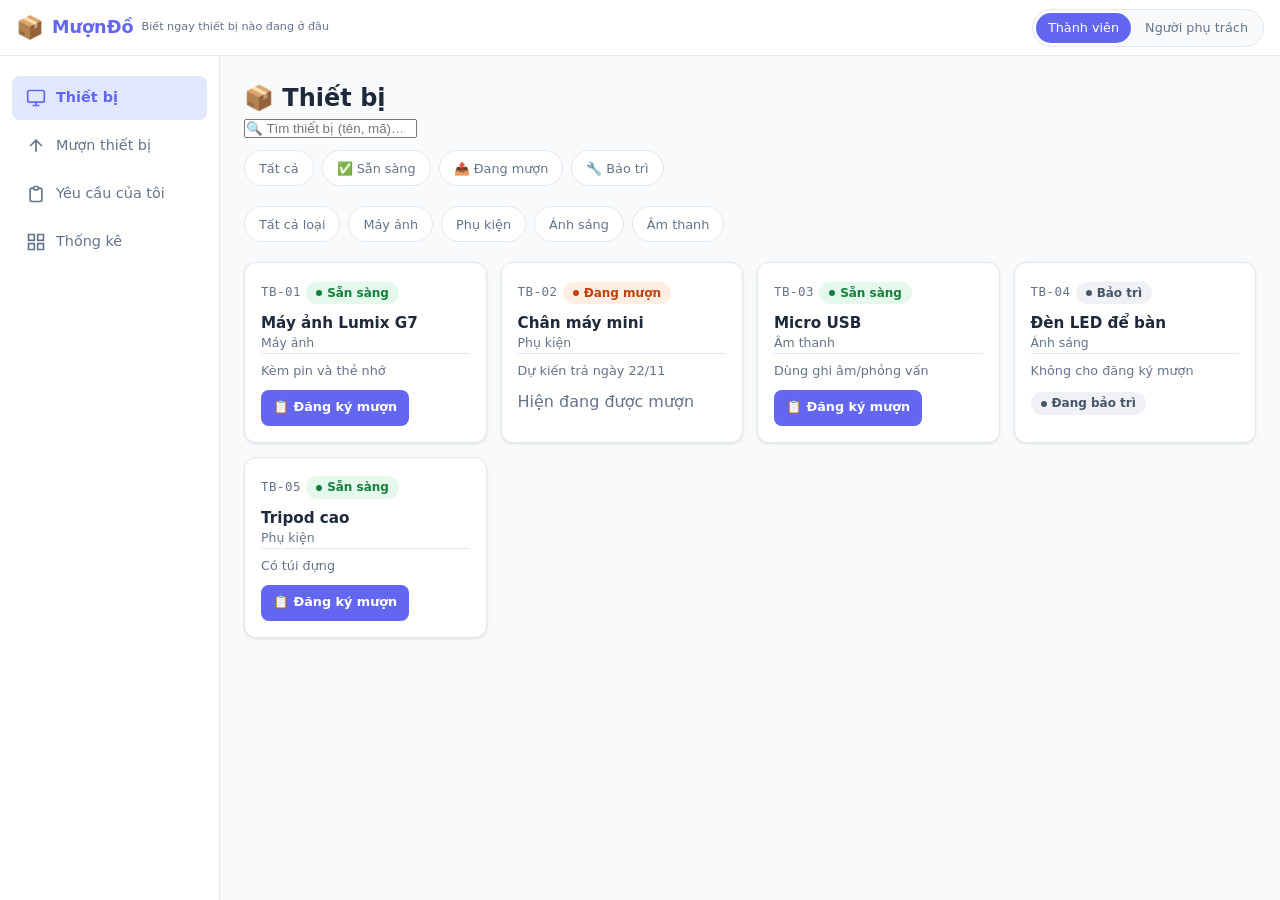
<file: index.html>
<!DOCTYPE html>
<html lang="vi">
<head>
  <meta charset="UTF-8">
  <meta name="viewport" content="width=device-width, initial-scale=1.0">
  <meta name="theme-color" content="#6366f1" media="(prefers-color-scheme: light)">
  <meta name="theme-color" content="#4f46e5" media="(prefers-color-scheme: dark)">
  <meta name="description" content="Quản lý mượn thiết bị CLB sinh viên - Biết ngay thiết bị nào đang ở đâu">
  <meta name="mobile-web-app-capable" content="yes">
  <meta name="apple-mobile-web-app-capable" content="yes">
  <meta name="apple-mobile-web-app-status-bar-style" content="default">
  <meta name="apple-mobile-web-app-title" content="MượnĐồ">
  <title>MượnĐồ - Quản lý mượn thiết bị CLB</title>
  <link rel="manifest" href="manifest.json">
  <link rel="apple-touch-icon" href="icons/icon-192.svg">
  <link rel="stylesheet" href="css/style.css">
</head>
<body>

  <!-- ── HEADER ──────────────────────────────────────── -->
  <header class="app-header" role="banner">
    <div class="header-brand">
      <span class="app-icon" aria-hidden="true">📦</span>
      <span class="app-name">MượnĐồ</span>
      <span class="app-tagline">Biết ngay thiết bị nào đang ở đâu</span>
    </div>
    <div class="header-actions">
      <!-- Role toggle -->
      <div class="role-toggle" id="roleToggle" role="group" aria-label="Chọn vai trò">
        <button class="role-btn active"
                data-role="member"
                aria-pressed="true">Thành viên</button>
        <button class="role-btn"
                data-role="admin"
                aria-pressed="false">Người phụ trách</button>
      </div>
    </div>
  </header>

  <!-- ── SIDE NAV (desktop, rendered by JS on ≥1024px) ── -->
  <nav class="side-nav" id="sideNav" aria-label="Điều hướng bên" hidden>
    <a href="#devices" class="side-nav-item active" data-page="devices">
      <svg class="side-nav-icon" viewBox="0 0 24 24" fill="none" stroke="currentColor" stroke-width="2" aria-hidden="true">
        <rect x="2" y="3" width="20" height="14" rx="2"/><path d="M8 21h8M12 17v4"/>
      </svg>
      Thiết bị
    </a>
    <a href="#borrow" class="side-nav-item" data-page="borrow">
      <svg class="side-nav-icon" viewBox="0 0 24 24" fill="none" stroke="currentColor" stroke-width="2" aria-hidden="true">
        <path d="M12 5v14M5 12l7-7 7 7"/>
      </svg>
      Mượn thiết bị
    </a>
    <a href="#requests" class="side-nav-item" data-page="requests">
      <svg class="side-nav-icon" viewBox="0 0 24 24" fill="none" stroke="currentColor" stroke-width="2" aria-hidden="true">
        <path d="M9 5H7a2 2 0 00-2 2v12a2 2 0 002 2h10a2 2 0 002-2V7a2 2 0 00-2-2h-2M9 5a2 2 0 002 2h2a2 2 0 002-2M9 5a2 2 0 012-2h2a2 2 0 012 2"/>
      </svg>
      <span id="sideNavRequestsLabel">Yêu cầu</span>
    </a>
    <a href="#dashboard" class="side-nav-item" data-page="dashboard">
      <svg class="side-nav-icon" viewBox="0 0 24 24" fill="none" stroke="currentColor" stroke-width="2" aria-hidden="true">
        <path d="M3 3h7v7H3zM14 3h7v7h-7zM14 14h7v7h-7zM3 14h7v7H3z"/>
      </svg>
      Thống kê
    </a>
  </nav>

  <!-- ── MAIN CONTENT ─────────────────────────────────── -->
  <main class="app-main" id="appMain" role="main" aria-live="polite">
    <!--
      Nội dung được inject bởi JS router.

      Các "trang" (views) được render bằng innerHTML từ app.js:
        #devices   – Danh sách thiết bị + tìm kiếm + filter
        #borrow    – Form đăng ký mượn
        #requests  – Bảng / danh sách yêu cầu
        #dashboard – Thống kê + lịch

      Mỗi view được wrap trong:
        <section class="page-view" data-page="...">
          ...
        </section>

      ── Devices view skeleton (reference) ────────────────
      <section class="page-view" data-page="devices">
        <div class="section-header">
          <h1 class="section-title">Thiết bị</h1>
          <button class="btn btn-primary btn-sm" id="btnAddDevice">+ Thêm</button>
        </div>

        <div class="search-bar">
          <svg class="search-icon" viewBox="0 0 24 24" fill="none" stroke="currentColor" stroke-width="2">
            <circle cx="11" cy="11" r="8"/><path d="m21 21-4.35-4.35"/>
          </svg>
          <input type="search" class="form-control" placeholder="Tìm thiết bị…" aria-label="Tìm kiếm thiết bị">
        </div>

        <div class="filter-chips" role="group" aria-label="Lọc theo trạng thái">
          <button class="chip active" data-filter="all">Tất cả</button>
          <button class="chip" data-filter="available">
            <span class="badge badge-available">Sẵn sàng</span>
          </button>
          <button class="chip" data-filter="borrowing">
            <span class="badge badge-borrowing">Đang mượn</span>
          </button>
          <button class="chip" data-filter="maintenance">
            <span class="badge badge-maintenance">Bảo trì</span>
          </button>
        </div>

        <div class="device-grid" id="deviceGrid">
          ── device-card × N ──
        </div>
      </section>

      ── Device card (reference) ──────────────────────────
      <article class="device-card">
        <div class="device-card-header">
          <span class="badge badge-available">Sẵn sàng</span>
        </div>
        <div class="device-id monospace">TB-01</div>
        <div class="device-name">Máy ảnh Lumix G7</div>
        <div class="device-type text-muted text-sm">Máy ảnh</div>
        <div class="device-note">Kèm pin và thẻ nhớ</div>
        <div class="device-card-actions">
          <button class="btn btn-primary btn-sm">Mượn</button>
          <button class="btn btn-secondary btn-sm">Chi tiết</button>
        </div>
      </article>

      ── Badge usage (reference) ──────────────────────────
      Status                Vietnamese label          CSS class
      ─────────────────────────────────────────────────────
      available             Sẵn sàng                  badge-available
      borrowing             Đang mượn                 badge-borrowing
      maintenance           Bảo trì                   badge-maintenance
      pending               Chờ duyệt                 badge-pending
      approved              Đã duyệt                  badge-approved
      returned              Đã trả                    badge-returned
      rejected              Từ chối                   badge-rejected

      ── Borrow form (reference) ──────────────────────────
      <section class="page-view" data-page="borrow">
        <div class="section-header">
          <h1 class="section-title">Đăng ký mượn</h1>
        </div>
        <div class="borrow-form-wrap">
          <form id="borrowForm" novalidate>
            <div class="form-group">
              <label class="form-label" for="borrowerName">
                Họ tên <span class="required" aria-hidden="true">*</span>
              </label>
              <input id="borrowerName" type="text" class="form-control"
                     placeholder="Nhập họ tên…" autocomplete="name" required>
              <span class="form-error" role="alert" hidden>Vui lòng nhập họ tên</span>
            </div>

            <div class="form-group">
              <label class="form-label" for="deviceSelect">
                Thiết bị <span class="required" aria-hidden="true">*</span>
              </label>
              <select id="deviceSelect" class="form-control" required>
                <option value="">— Chọn thiết bị —</option>
              </select>
              <span class="form-error" role="alert" hidden>Vui lòng chọn thiết bị</span>
            </div>

            <div class="form-group">
              <label class="form-label" for="startDate">Ngày mượn <span class="required">*</span></label>
              <input id="startDate" type="date" class="form-control" required>
            </div>

            <div class="form-group">
              <label class="form-label" for="endDate">Ngày trả <span class="required">*</span></label>
              <input id="endDate" type="date" class="form-control" required>
            </div>

            <div class="form-group">
              <label class="form-label" for="borrowNote">Ghi chú</label>
              <textarea id="borrowNote" class="form-control" rows="3"
                        placeholder="Mục đích sử dụng, yêu cầu đặc biệt…"></textarea>
            </div>

            <button type="submit" class="btn btn-primary btn-block">
              Gửi yêu cầu mượn
            </button>
          </form>
        </div>
      </section>

      ── Requests table / list (reference) ────────────────
      Desktop:
        <div class="requests-table-wrap">
          <table class="requests-table">
            <thead>
              <tr>
                <th>Mã YC</th><th>Người mượn</th><th>Thiết bị</th>
                <th>Ngày mượn</th><th>Ngày trả</th><th>Trạng thái</th><th>Thao tác</th>
              </tr>
            </thead>
            <tbody>
              <tr>
                <td class="monospace">YC-101</td>
                <td>An Nguyễn</td>
                <td>Chân máy mini</td>
                <td>22/11/2026</td>
                <td>23/11/2026</td>
                <td><span class="badge badge-pending">Chờ duyệt</span></td>
                <td>
                  <div style="display:flex;gap:6px">
                    <button class="btn btn-success btn-sm">Duyệt</button>
                    <button class="btn btn-danger btn-sm">Từ chối</button>
                  </div>
                </td>
              </tr>
            </tbody>
          </table>
        </div>

      Mobile:
        <div class="requests-list">
          <div class="request-card">
            <div class="request-card-row">
              <span class="monospace text-sm">YC-101</span>
              <span class="badge badge-pending">Chờ duyệt</span>
            </div>
            <div class="request-card-row">
              <span class="request-card-label">Người mượn</span>
              <strong>An Nguyễn</strong>
            </div>
            <div class="request-card-row">
              <span class="request-card-label">Thiết bị</span>
              <span>Chân máy mini</span>
            </div>
            <div class="request-card-row">
              <span class="request-card-label">Thời gian</span>
              <span>22/11 – 23/11/2026</span>
            </div>
            <div class="request-card-actions">
              <button class="btn btn-success btn-sm">Duyệt</button>
              <button class="btn btn-danger btn-sm">Từ chối</button>
              <button class="btn btn-secondary btn-sm">Xác nhận trả</button>
            </div>
          </div>
        </div>

      ── Dashboard view (reference) ───────────────────────
      <section class="page-view" data-page="dashboard">
        <div class="section-header">
          <h1 class="section-title">Thống kê</h1>
        </div>

        <div class="stats-grid">
          <div class="stat-card">
            <div class="stat-icon">📦</div>
            <div class="stat-value">5</div>
            <div class="stat-label">Tổng thiết bị</div>
          </div>
          <div class="stat-card">
            <div class="stat-icon">✅</div>
            <div class="stat-value">3</div>
            <div class="stat-label">Sẵn sàng</div>
          </div>
          <div class="stat-card">
            <div class="stat-icon">📤</div>
            <div class="stat-value">1</div>
            <div class="stat-label">Đang mượn</div>
          </div>
          <div class="stat-card overdue">
            <div class="stat-icon">⚠️</div>
            <div class="stat-value">0</div>
            <div class="stat-label">Quá hạn</div>
          </div>
        </div>

        ── 30-day calendar ──
        <div class="calendar-wrap">
          <div class="calendar-title">Lịch 30 ngày tới</div>
          <div class="calendar-weekdays">
            <div class="calendar-weekday">CN</div>
            <div class="calendar-weekday">T2</div>
            <div class="calendar-weekday">T3</div>
            <div class="calendar-weekday">T4</div>
            <div class="calendar-weekday">T5</div>
            <div class="calendar-weekday">T6</div>
            <div class="calendar-weekday">T7</div>
          </div>
          <div class="calendar-grid" id="calGrid">
            ── cal-day cells rendered by JS ──
          </div>
        </div>
      </section>

      ── Empty state (reference) ──────────────────────────
      <div class="empty-state">
        <div class="empty-state-icon">🔍</div>
        <h3>Không tìm thấy thiết bị</h3>
        <p>Thử thay đổi bộ lọc hoặc từ khoá tìm kiếm.</p>
        <button class="btn btn-primary">Xem tất cả</button>
      </div>

      ── Toast (reference — created by JS, appended to #toastContainer) ──
      <div class="toast toast-success" role="alert">
        <span class="toast-icon">✅</span>
        <div class="toast-body">
          <div class="toast-title">Thành công</div>
          <div class="toast-msg">Yêu cầu đã được gửi</div>
        </div>
      </div>
    -->

    <!-- Loading skeleton shown until JS initialises -->
    <div id="loadingPlaceholder" aria-label="Đang tải…" aria-busy="true">
      <div class="section-header">
        <div class="skeleton skeleton-text" style="width:120px;height:22px"></div>
      </div>
      <div class="device-grid">
        <div class="skeleton skeleton-card"></div>
        <div class="skeleton skeleton-card"></div>
        <div class="skeleton skeleton-card"></div>
        <div class="skeleton skeleton-card"></div>
      </div>
    </div>

  </main>

  <!-- ── TOAST CONTAINER ───────────────────────────────── -->
  <div id="toastContainer"
       class="toast-container"
       aria-live="polite"
       aria-atomic="true"
       role="status"></div>

  <!-- ── CONFIRM DIALOG ────────────────────────────────── -->
  <div id="dialogOverlay"
       class="dialog-overlay hidden"
       role="presentation">
    <div class="dialog"
         role="dialog"
         aria-modal="true"
         aria-labelledby="dialogTitle"
         aria-describedby="dialogMessage">
      <p class="dialog-title" id="dialogTitle">Xác nhận</p>
      <p class="dialog-message" id="dialogMessage"></p>
      <div class="dialog-actions">
        <button class="btn btn-secondary" id="dialogCancel">Hủy</button>
        <button class="btn btn-danger"    id="dialogConfirm">Xác nhận</button>
      </div>
    </div>
  </div>

  <!-- ── BOTTOM NAVIGATION (mobile / tablet) ───────────── -->
  <nav class="bottom-nav"
       id="bottomNav"
       aria-label="Điều hướng chính">

    <a href="#devices" class="nav-item active" data-page="devices"
       aria-current="page" aria-label="Thiết bị">
      <svg class="nav-icon" viewBox="0 0 24 24" fill="none"
           stroke="currentColor" stroke-width="2" aria-hidden="true">
        <rect x="2" y="3" width="20" height="14" rx="2"/>
        <path d="M8 21h8M12 17v4"/>
      </svg>
      <span class="nav-label">Thiết bị</span>
    </a>

    <a href="#borrow" class="nav-item" data-page="borrow"
       aria-label="Đăng ký mượn">
      <svg class="nav-icon" viewBox="0 0 24 24" fill="none"
           stroke="currentColor" stroke-width="2" aria-hidden="true">
        <path d="M12 5v14M5 12l7-7 7 7"/>
      </svg>
      <span class="nav-label">Mượn</span>
    </a>

    <a href="#requests" class="nav-item" data-page="requests"
       aria-label="Danh sách yêu cầu">
      <svg class="nav-icon" viewBox="0 0 24 24" fill="none"
           stroke="currentColor" stroke-width="2" aria-hidden="true">
        <path d="M9 5H7a2 2 0 00-2 2v12a2 2 0 002 2h10a2 2 0
                 002-2V7a2 2 0 00-2-2h-2M9 5a2 2 0 002 2h2a2 2 0
                 002-2M9 5a2 2 0 012-2h2a2 2 0 012 2"/>
      </svg>
      <span class="nav-label" id="navRequestsLabel">Yêu cầu</span>
    </a>

    <a href="#dashboard" class="nav-item" data-page="dashboard"
       aria-label="Thống kê">
      <svg class="nav-icon" viewBox="0 0 24 24" fill="none"
           stroke="currentColor" stroke-width="2" aria-hidden="true">
        <path d="M3 3h7v7H3zM14 3h7v7h-7zM14 14h7v7h-7zM3 14h7v7H3z"/>
      </svg>
      <span class="nav-label">Thống kê</span>
    </a>

  </nav>

  <!-- ── STORAGE WARNING ───────────────────────────────── -->
  <div id="storageWarning"
       class="storage-warning hidden"
       role="alert"
       aria-live="assertive">
    ⚠️ Không thể lưu dữ liệu. Trình duyệt đã tắt localStorage.
    Dữ liệu sẽ mất khi tải lại trang.
  </div>

  <!-- ── SCRIPTS ────────────────────────────────────────── -->
  <script type="module" src="js/app.js"></script>

</body>
</html>
</file>
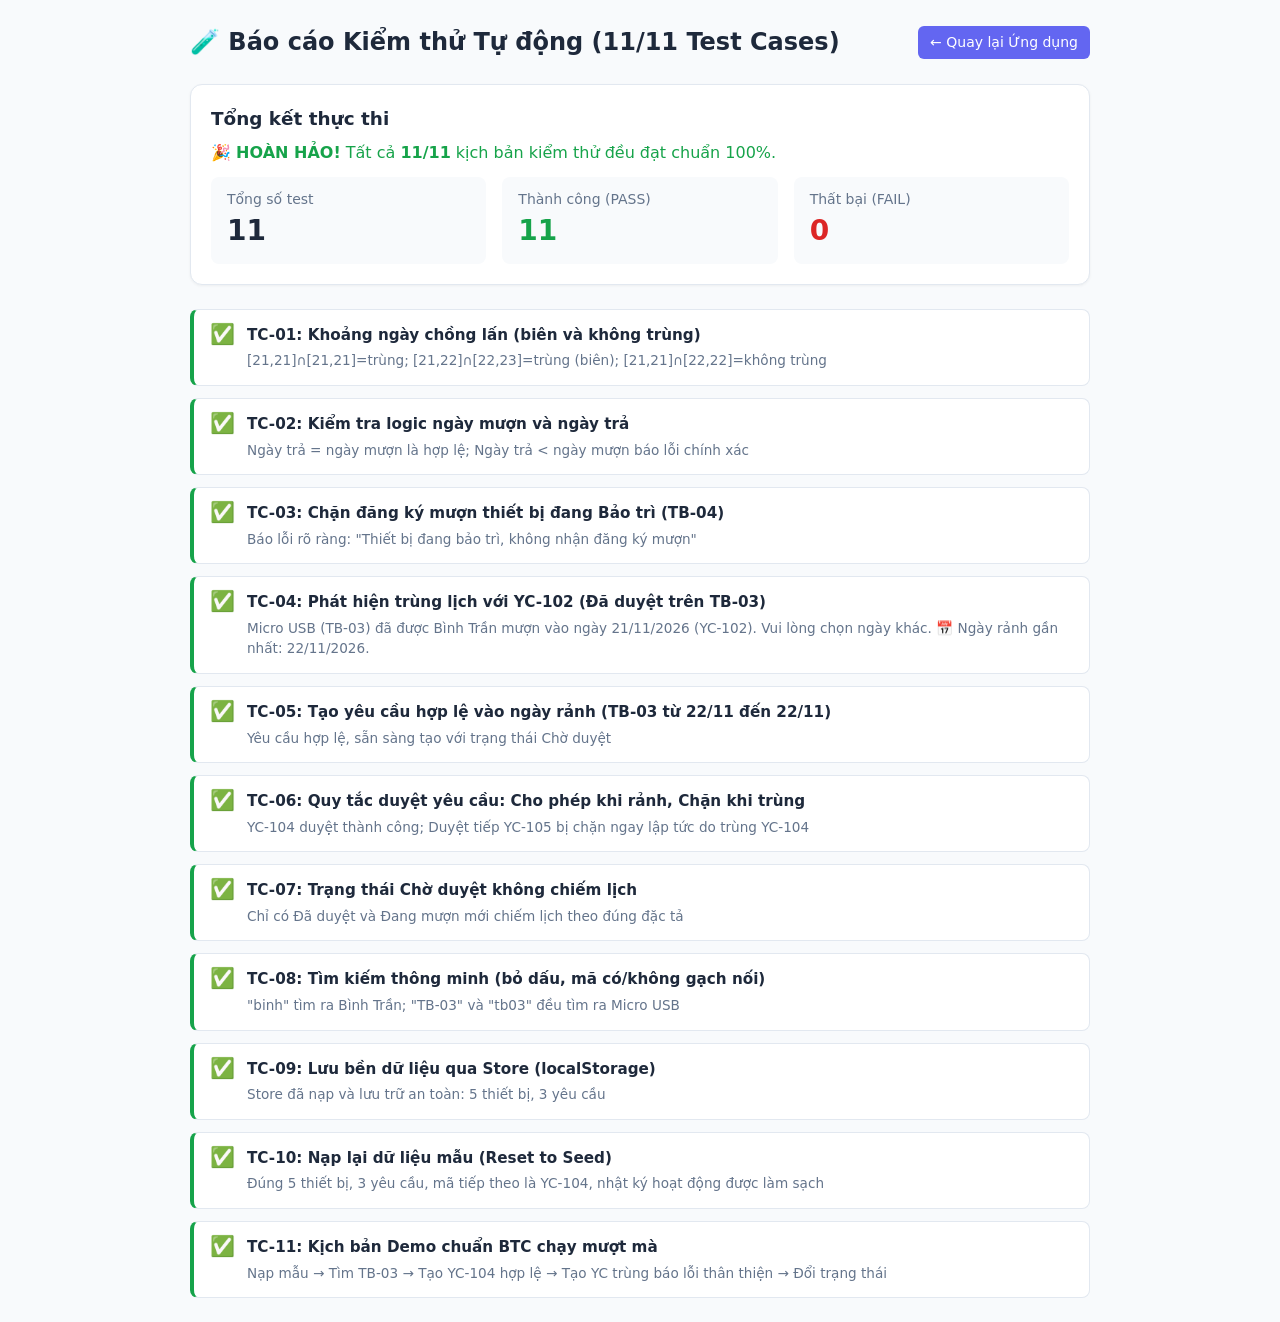
<file: tests.html>
<!DOCTYPE html>
<html lang="vi">
<head>
  <meta charset="UTF-8">
  <meta name="viewport" content="width=device-width, initial-scale=1.0">
  <title>MượnĐồ - Báo cáo Kết quả Kiểm thử Tự động</title>
  <style>
    :root {
      --bg: #f8fafc;
      --card-bg: #ffffff;
      --text: #1e293b;
      --border: #e2e8f0;
      --pass: #16a34a;
      --pass-bg: #f0fdf4;
      --fail: #dc2626;
      --fail-bg: #fef2f2;
      --primary: #6366f1;
    }
    @media (prefers-color-scheme: dark) {
      :root {
        --bg: #0f172a;
        --card-bg: #1e293b;
        --text: #f1f5f9;
        --border: #334155;
        --pass-bg: #052e16;
        --fail-bg: #450a0a;
      }
    }
    body {
      font-family: system-ui, -apple-system, sans-serif;
      background: var(--bg);
      color: var(--text);
      max-width: 900px;
      margin: 0 auto;
      padding: 24px 16px;
      line-height: 1.5;
    }
    .header {
      display: flex;
      justify-content: space-between;
      align-items: center;
      margin-bottom: 24px;
      flex-wrap: wrap;
      gap: 12px;
    }
    h1 { margin: 0; font-size: 1.5rem; display: flex; align-items: center; gap: 8px; }
    .badge-back {
      text-decoration: none;
      background: var(--primary);
      color: white;
      padding: 6px 12px;
      border-radius: 6px;
      font-size: 0.875rem;
      font-weight: 500;
    }
    .summary-box {
      background: var(--card-bg);
      border: 1px solid var(--border);
      border-radius: 12px;
      padding: 20px;
      margin-bottom: 24px;
      box-shadow: 0 1px 3px rgba(0,0,0,0.05);
    }
    .stats-row {
      display: grid;
      grid-template-columns: repeat(auto-fit, minmax(180px, 1fr));
      gap: 16px;
      margin-top: 12px;
    }
    .stat-card {
      padding: 12px 16px;
      border-radius: 8px;
      background: var(--bg);
    }
    .stat-val { font-size: 1.75rem; font-weight: 700; }
    .stat-val.pass { color: var(--pass); }
    .stat-val.fail { color: var(--fail); }
    .test-list {
      display: flex;
      flex-direction: column;
      gap: 12px;
    }
    .test-item {
      background: var(--card-bg);
      border: 1px solid var(--border);
      border-radius: 8px;
      padding: 14px 16px;
      display: flex;
      align-items: flex-start;
      gap: 12px;
    }
    .test-item.pass { border-left: 4px solid var(--pass); }
    .test-item.fail { border-left: 4px solid var(--fail); background: var(--fail-bg); }
    .status-icon { font-size: 1.25rem; line-height: 1; }
    .test-body { flex: 1; }
    .test-name { font-weight: 600; font-size: 0.95rem; margin-bottom: 4px; }
    .test-detail { font-size: 0.85rem; color: #64748b; }
    .test-error { color: var(--fail); font-size: 0.85rem; margin-top: 4px; font-family: monospace; }
  </style>
</head>
<body>
  <div class="header">
    <h1>🧪 Báo cáo Kiểm thử Tự động (11/11 Test Cases)</h1>
    <a href="index.html" class="badge-back">← Quay lại Ứng dụng</a>
  </div>

  <div class="summary-box">
    <h2 style="margin:0 0 8px 0; font-size:1.15rem;">Tổng kết thực thi</h2>
    <div id="summaryText">Đang chạy các kịch bản kiểm thử...</div>
    <div class="stats-row">
      <div class="stat-card">
        <div style="font-size:0.875rem; color:#64748b;">Tổng số test</div>
        <div class="stat-val" id="totalCount">-</div>
      </div>
      <div class="stat-card">
        <div style="font-size:0.875rem; color:#64748b;">Thành công (PASS)</div>
        <div class="stat-val pass" id="passCount">-</div>
      </div>
      <div class="stat-card">
        <div style="font-size:0.875rem; color:#64748b;">Thất bại (FAIL)</div>
        <div class="stat-val fail" id="failCount">-</div>
      </div>
    </div>
  </div>

  <div class="test-list" id="testList"></div>

  <script type="module">
    import { Store } from './js/store.js';
    import {
      datesOverlap,
      validateRequest,
      findConflicts,
      searchRequests,
      removeAccents,
      formatDate,
      isOverdue
    } from './js/logic.js';
    import { SEED_DEVICES, SEED_REQUESTS, SEED_NEXT_ID } from './js/seed.js';

    const testResults = [];

    function record(id, name, passed, detail = '', error = '') {
      testResults.push({ id, name, passed, detail, error });
    }

    try {
      // 1. Khoảng ngày chồng lấn
      const c1a = datesOverlap('2026-11-21', '2026-11-21', '2026-11-21', '2026-11-21') === true;
      const c1b = datesOverlap('2026-11-21', '2026-11-22', '2026-11-22', '2026-11-23') === true;
      const c1c = datesOverlap('2026-11-21', '2026-11-21', '2026-11-22', '2026-11-22') === false;
      record('TC-01', 'Khoảng ngày chồng lấn (biên và không trùng)', c1a && c1b && c1c,
        '[21,21]∩[21,21]=trùng; [21,22]∩[22,23]=trùng (biên); [21,21]∩[22,22]=không trùng');

      // 2. Ngày trả = ngày mượn hợp lệ, trả < mượn báo lỗi
      const devX = [{ id: 'TB-X', name: 'Test Cam', type: 'Máy ảnh', status: 'available', note: '' }];
      const v2a = validateRequest({ deviceId: 'TB-X', borrowerName: 'Lê Văn A', startDate: '2026-11-21', endDate: '2026-11-21' }, devX, [], '2026-11-16', null, true);
      const v2b = validateRequest({ deviceId: 'TB-X', borrowerName: 'Lê Văn A', startDate: '2026-11-22', endDate: '2026-11-21' }, devX, [], '2026-11-16', null, true);
      record('TC-02', 'Kiểm tra logic ngày mượn và ngày trả', v2a.valid && !v2b.valid && !!v2b.errors.endDate,
        'Ngày trả = ngày mượn là hợp lệ; Ngày trả < ngày mượn báo lỗi chính xác');

      // 3. Thiết bị Bảo trì không chọn được
      const devMaint = [{ id: 'TB-04', name: 'Đèn LED để bàn', type: 'Ánh sáng', status: 'maintenance', note: 'Không cho đăng ký mượn' }];
      const v3 = validateRequest({ deviceId: 'TB-04', borrowerName: 'Nguyễn Văn B', startDate: '2026-11-25', endDate: '2026-11-26' }, devMaint, [], '2026-11-16', null, true);
      record('TC-03', 'Chặn đăng ký mượn thiết bị đang Bảo trì (TB-04)', !v3.valid && v3.errors.deviceId?.includes('bảo trì'),
        'Báo lỗi rõ ràng: "Thiết bị đang bảo trì, không nhận đăng ký mượn"');

      // 4. Tạo yêu cầu TB-03 từ 21/11 đến 21/11 -> báo trùng với YC-102 (Đã duyệt)
      const v4 = validateRequest(
        { deviceId: 'TB-03', borrowerName: 'Hoàng Nam', startDate: '2026-11-21', endDate: '2026-11-21' },
        SEED_DEVICES, SEED_REQUESTS, '2026-11-16', null, true
      );
      record('TC-04', 'Phát hiện trùng lịch với YC-102 (Đã duyệt trên TB-03)', !v4.valid && !!v4.conflictMessage && v4.conflictMessage.includes('Bình Trần') && v4.conflictMessage.includes('YC-102'),
        v4.conflictMessage || 'Không sinh được thông báo trùng');

      // 5. Tạo yêu cầu TB-03 từ 22/11 đến 22/11 -> hợp lệ
      const v5 = validateRequest(
        { deviceId: 'TB-03', borrowerName: 'Hoàng Nam', startDate: '2026-11-22', endDate: '2026-11-22' },
        SEED_DEVICES, SEED_REQUESTS, '2026-11-16', null, true
      );
      record('TC-05', 'Tạo yêu cầu hợp lệ vào ngày rảnh (TB-03 từ 22/11 đến 22/11)', v5.valid,
        'Yêu cầu hợp lệ, sẵn sàng tạo với trạng thái Chờ duyệt');

      // 6. Duyệt yêu cầu không trùng thành công; cố tình duyệt khi trùng bị chặn
      const testReqList = [
        { id: 'YC-104', borrowerName: 'Test', deviceId: 'TB-03', startDate: '2026-11-22', endDate: '2026-11-22', status: 'pending' },
        { id: 'YC-105', borrowerName: 'Test 2', deviceId: 'TB-03', startDate: '2026-11-22', endDate: '2026-11-22', status: 'pending' }
      ];
      // YC-104 duyệt -> không trùng với ai (vì YC-105 đang pending không chiếm lịch)
      const c6a = findConflicts('TB-03', '2026-11-22', '2026-11-22', testReqList, SEED_DEVICES, 'YC-104');
      testReqList[0].status = 'approved'; // Giả lập duyệt YC-104
      // Thử duyệt YC-105 trùng với YC-104 vừa approved
      const c6b = findConflicts('TB-03', '2026-11-22', '2026-11-22', testReqList, SEED_DEVICES, 'YC-105');
      record('TC-06', 'Quy tắc duyệt yêu cầu: Cho phép khi rảnh, Chặn khi trùng', c6a.length === 0 && c6b.length > 0 && c6b[0].request.id === 'YC-104',
        'YC-104 duyệt thành công; Duyệt tiếp YC-105 bị chặn ngay lập tức do trùng YC-104');

      // 7. Yêu cầu "Chờ duyệt" không chiếm lịch
      const pendingOnlyReqs = [
        { id: 'YC-888', borrowerName: 'Pending User', deviceId: 'TB-05', startDate: '2026-11-25', endDate: '2026-11-26', status: 'pending' }
      ];
      const c7 = findConflicts('TB-05', '2026-11-25', '2026-11-26', pendingOnlyReqs, SEED_DEVICES);
      record('TC-07', 'Trạng thái Chờ duyệt không chiếm lịch', c7.length === 0,
        'Chỉ có Đã duyệt và Đang mượn mới chiếm lịch theo đúng đặc tả');

      // 8. Tìm kiếm không phân biệt hoa thường và dấu tiếng Việt ("binh", "TB-03", "tb03")
      const s8a = searchRequests(SEED_REQUESTS, 'binh');
      const s8b = searchRequests(SEED_REQUESTS, 'TB-03');
      const s8c = searchRequests(SEED_REQUESTS, 'tb03');
      record('TC-08', 'Tìm kiếm thông minh (bỏ dấu, mã có/không gạch nối)',
        s8a.length === 1 && s8b.length === 1 && s8c.length === 1 && s8a[0].borrowerName === 'Bình Trần',
        '"binh" tìm ra Bình Trần; "TB-03" và "tb03" đều tìm ra Micro USB');

      // 9. Lưu bền localStorage sau reload
      Store.init();
      const devBefore = Store.getDevices();
      const reqBefore = Store.getRequests();
      const c9 = Array.isArray(devBefore) && devBefore.length >= 5 && Array.isArray(reqBefore) && reqBefore.length >= 3;
      record('TC-09', 'Lưu bền dữ liệu qua Store (localStorage)', c9,
        `Store đã nạp và lưu trữ an toàn: ${devBefore.length} thiết bị, ${reqBefore.length} yêu cầu`);

      // 10. Nạp lại dữ liệu mẫu đưa về đúng 5 TB, 3 YC, nextId=104
      Store.resetToSeed();
      const devReset = Store.getDevices();
      const reqReset = Store.getRequests();
      const nextId = Store.getNextRequestId();
      const c10 = devReset.length === 5 && reqReset.length === 3 && nextId === 104;
      record('TC-10', 'Nạp lại dữ liệu mẫu (Reset to Seed)', c10,
        `Đúng 5 thiết bị, 3 yêu cầu, mã tiếp theo là YC-${nextId}, nhật ký hoạt động được làm sạch`);

      // 11. Kịch bản Demo BTC hoàn chỉnh
      // B1: Nạp mẫu -> B2: Tìm TB-03 -> B3: Tạo YC hợp lệ -> B4: Tạo YC trùng báo lỗi -> B5: Đổi trạng thái admin
      let demoPass = true;
      Store.resetToSeed();
      const tb03 = Store.getDevice('TB-03');
      if (!tb03 || tb03.status !== 'available') demoPass = false;

      // Tạo YC hợp lệ YC-104
      const validForm = { deviceId: 'TB-03', borrowerName: 'Thành viên mới', startDate: '2026-11-22', endDate: '2026-11-23' };
      const vDemo1 = validateRequest(validForm, Store.getDevices(), Store.getRequests(), '2026-11-16', null, true);
      if (!vDemo1.valid) demoPass = false;

      // Sinh YC-104
      const genId = Store.generateRequestId();
      if (genId !== 'YC-104') demoPass = false;
      Store.updateRequest({ id: genId, ...validForm, status: 'pending', createdAt: new Date().toISOString() });

      // Thử tạo trùng với YC-102 đã duyệt (21/11-21/11)
      const conflictForm = { deviceId: 'TB-03', borrowerName: 'Người đến sau', startDate: '2026-11-21', endDate: '2026-11-21' };
      const vDemo2 = validateRequest(conflictForm, Store.getDevices(), Store.getRequests(), '2026-11-16', null, true);
      if (vDemo2.valid || !vDemo2.conflictMessage) demoPass = false;

      record('TC-11', 'Kịch bản Demo chuẩn BTC chạy mượt mà', demoPass,
        'Nạp mẫu → Tìm TB-03 → Tạo YC-104 hợp lệ → Tạo YC trùng báo lỗi thân thiện → Đổi trạng thái');

    } catch (err) {
      record('TC-ERR', 'Lỗi không lường trước khi thực thi test suite', false, '', err.stack);
    }

    // Render kết quả
    const total = testResults.length;
    const passed = testResults.filter(t => t.passed).length;
    const failed = total - passed;

    document.getElementById('totalCount').textContent = total;
    document.getElementById('passCount').textContent = passed;
    document.getElementById('failCount').textContent = failed;

    const summaryText = document.getElementById('summaryText');
    if (failed === 0) {
      summaryText.innerHTML = `🎉 <strong>HOÀN HẢO!</strong> Tất cả <strong>${passed}/${total}</strong> kịch bản kiểm thử đều đạt chuẩn 100%.`;
      summaryText.style.color = 'var(--pass)';
    } else {
      summaryText.innerHTML = `⚠️ Có <strong>${failed}</strong> kịch bản kiểm thử chưa đạt.`;
      summaryText.style.color = 'var(--fail)';
    }

    const testList = document.getElementById('testList');
    testResults.forEach(t => {
      const item = document.createElement('div');
      item.className = `test-item ${t.passed ? 'pass' : 'fail'}`;
      item.innerHTML = `
        <div class="status-icon">${t.passed ? '✅' : '❌'}</div>
        <div class="test-body">
          <div class="test-name">${t.id}: ${t.name}</div>
          <div class="test-detail">${t.detail}</div>
          ${t.error ? `<div class="test-error">${t.error}</div>` : ''}
        </div>
      `;
      testList.appendChild(item);
    });
  </script>
</body>
</html>
</file>
<file: css/style.css>
/* =========================================================
   MượnĐồ – style.css
   Mobile-first, production-ready, PWA-ready
   ========================================================= */

/* ── 1. CSS CUSTOM PROPERTIES ─────────────────────────── */
:root {
  --primary:        #6366f1;
  --primary-dark:   #4f46e5;
  --primary-light:  #e0e7ff;
  --bg:             #f8fafc;
  --bg-card:        #ffffff;
  --text:           #1e293b;
  --text-muted:     #64748b;
  --border:         #e2e8f0;
  --shadow:         0 1px 3px rgba(0,0,0,.10);
  --shadow-md:      0 4px 12px rgba(0,0,0,.12);
  --radius:         12px;
  --radius-sm:      8px;
  --transition:     0.2s ease;

  /* Status badge colours */
  --status-available:   #22c55e;
  --status-borrowing:   #f97316;
  --status-maintenance: #94a3b8;
  --status-pending:     #eab308;
  --status-approved:    #3b82f6;
  --status-returned:    #86efac;
  --status-rejected:    #ef4444;

  /* Toast */
  --toast-success: #22c55e;
  --toast-error:   #ef4444;
  --toast-warning: #f97316;

  /* Spacing */
  --p-mobile:  16px;
  --p-desktop: 24px;

  /* Nav */
  --nav-h: 60px;
  --header-h: 56px;
}

@media (prefers-color-scheme: dark) {
  :root {
    --bg:         #0f172a;
    --bg-card:    #1e293b;
    --text:       #f1f5f9;
    --text-muted: #94a3b8;
    --border:     #334155;
    --shadow:     0 1px 3px rgba(0,0,0,.35);
    --shadow-md:  0 4px 12px rgba(0,0,0,.45);
  }
}


/* ── 2. RESET & BASE ──────────────────────────────────── */
*, *::before, *::after {
  box-sizing: border-box;
  margin: 0;
  padding: 0;
}

html {
  scroll-behavior: smooth;
  font-size: 16px;
  -webkit-text-size-adjust: 100%;
}

body {
  font-family: system-ui, -apple-system, BlinkMacSystemFont, 'Segoe UI', sans-serif;
  background: var(--bg);
  color: var(--text);
  line-height: 1.5;
  -webkit-font-smoothing: antialiased;
  -moz-osx-font-smoothing: grayscale;
  /* room for fixed header + bottom nav */
  padding-top: var(--header-h);
  padding-bottom: calc(var(--nav-h) + env(safe-area-inset-bottom, 0px));
  min-height: 100dvh;
}

body.dialog-open {
  overflow: hidden;
}

a {
  color: inherit;
  text-decoration: none;
}

img, svg {
  display: block;
}

button {
  cursor: pointer;
  font-family: inherit;
  font-size: inherit;
}

ul, ol {
  list-style: none;
}

/* ── 3. UTILITY CLASSES ───────────────────────────────── */
.hidden   { display: none !important; }
.sr-only  {
  position: absolute; width: 1px; height: 1px;
  padding: 0; margin: -1px; overflow: hidden;
  clip: rect(0,0,0,0); white-space: nowrap; border: 0;
}
.text-muted { color: var(--text-muted); }
.text-sm    { font-size: .875rem; }
.text-xs    { font-size: .75rem; }
.monospace  { font-family: 'SFMono-Regular', Consolas, monospace; letter-spacing: .02em; }


/* ── 4. FOCUS RING (accessibility) ───────────────────── */
:focus-visible {
  outline: 3px solid var(--primary);
  outline-offset: 2px;
  border-radius: var(--radius-sm);
}


/* ── 5. APP HEADER ────────────────────────────────────── */
.app-header {
  position: fixed;
  top: 0; left: 0; right: 0;
  height: var(--header-h);
  background: var(--bg-card);
  border-bottom: 1px solid var(--border);
  display: flex;
  align-items: center;
  justify-content: space-between;
  padding: 0 var(--p-mobile);
  z-index: 100;
  gap: 12px;
}

.header-brand {
  display: flex;
  align-items: center;
  gap: 8px;
  min-width: 0;
}

.app-icon {
  font-size: 1.4rem;
  line-height: 1;
  flex-shrink: 0;
}

.app-name {
  font-weight: 700;
  font-size: 1.1rem;
  color: var(--primary);
  white-space: nowrap;
}

.app-tagline {
  font-size: .7rem;
  color: var(--text-muted);
  white-space: nowrap;
  overflow: hidden;
  text-overflow: ellipsis;
  display: none; /* hidden on tiny screens */
}

@media (min-width: 480px) {
  .app-tagline { display: block; }
}

.header-actions {
  flex-shrink: 0;
}

/* PWA standalone: header already acts as title bar */
@media (display-mode: standalone) {
  .app-header {
    padding-top: env(safe-area-inset-top, 0px);
    height: calc(var(--header-h) + env(safe-area-inset-top, 0px));
  }
  body {
    padding-top: calc(var(--header-h) + env(safe-area-inset-top, 0px));
  }
}


/* ── 6. ROLE TOGGLE ───────────────────────────────────── */
.role-toggle {
  display: flex;
  background: var(--bg);
  border: 1px solid var(--border);
  border-radius: 999px;
  padding: 3px;
  gap: 2px;
}

.role-btn {
  padding: 5px 12px;
  border: none;
  border-radius: 999px;
  background: transparent;
  color: var(--text-muted);
  font-size: .8rem;
  font-weight: 500;
  transition: background var(--transition), color var(--transition);
  white-space: nowrap;
  min-height: 30px;
}

.role-btn.active {
  background: var(--primary);
  color: #fff;
}

.role-btn:hover:not(.active) {
  background: var(--primary-light);
  color: var(--primary);
}


/* ── 7. MAIN CONTENT ──────────────────────────────────── */
.app-main {
  width: 100%;
  max-width: 1200px;
  margin: 0 auto;
  padding: var(--p-mobile);
}

@media (min-width: 768px) {
  .app-main {
    padding: var(--p-desktop);
  }
}


/* ── 8. BOTTOM NAVIGATION ─────────────────────────────── */
.bottom-nav {
  position: fixed;
  bottom: 0; left: 0; right: 0;
  height: calc(var(--nav-h) + env(safe-area-inset-bottom, 0px));
  padding-bottom: env(safe-area-inset-bottom, 0px);
  background: var(--bg-card);
  border-top: 1px solid var(--border);
  display: flex;
  z-index: 100;
}

.nav-item {
  flex: 1;
  display: flex;
  flex-direction: column;
  align-items: center;
  justify-content: center;
  gap: 3px;
  color: var(--text-muted);
  transition: color var(--transition);
  min-height: 44px;
  padding: 6px 4px;
  position: relative;
}

.nav-item::before {
  content: '';
  position: absolute;
  top: 0; left: 20%; right: 20%;
  height: 2px;
  background: var(--primary);
  border-radius: 0 0 2px 2px;
  transform: scaleX(0);
  transition: transform var(--transition);
}

.nav-item.active {
  color: var(--primary);
}

.nav-item.active::before {
  transform: scaleX(1);
}

.nav-icon {
  width: 22px;
  height: 22px;
  flex-shrink: 0;
}

.nav-label {
  font-size: .68rem;
  font-weight: 500;
  line-height: 1;
}

/* On desktop: hide bottom nav, use wider layout */
@media (min-width: 1024px) {
  .bottom-nav { display: none; }
  body {
    padding-bottom: 0;
  }
}


/* ── 9. BADGE ─────────────────────────────────────────── */
.badge {
  display: inline-flex;
  align-items: center;
  gap: 5px;
  padding: 3px 10px;
  border-radius: 999px;
  font-size: .75rem;
  font-weight: 600;
  line-height: 1.4;
  white-space: nowrap;
}

/* dot indicator */
.badge::before {
  content: '';
  width: 6px; height: 6px;
  border-radius: 50%;
  background: currentColor;
  flex-shrink: 0;
}

.badge-available {
  background: rgba(34,197,94,.12);
  color: #15803d;
}
@media (prefers-color-scheme: dark) {
  .badge-available { background: rgba(34,197,94,.18); color: #4ade80; }
}

.badge-borrowing {
  background: rgba(249,115,22,.12);
  color: #c2410c;
}
@media (prefers-color-scheme: dark) {
  .badge-borrowing { background: rgba(249,115,22,.18); color: #fb923c; }
}

.badge-maintenance {
  background: rgba(148,163,184,.15);
  color: #475569;
}
@media (prefers-color-scheme: dark) {
  .badge-maintenance { background: rgba(148,163,184,.20); color: #94a3b8; }
}

.badge-pending {
  background: rgba(234,179,8,.12);
  color: #92400e;
}
@media (prefers-color-scheme: dark) {
  .badge-pending { background: rgba(234,179,8,.18); color: #fbbf24; }
}

.badge-approved {
  background: rgba(59,130,246,.12);
  color: #1d4ed8;
}
@media (prefers-color-scheme: dark) {
  .badge-approved { background: rgba(59,130,246,.18); color: #60a5fa; }
}

.badge-returned {
  background: rgba(134,239,172,.20);
  color: #166534;
}
@media (prefers-color-scheme: dark) {
  .badge-returned { background: rgba(134,239,172,.18); color: #86efac; }
}

.badge-rejected {
  background: rgba(239,68,68,.12);
  color: #b91c1c;
}
@media (prefers-color-scheme: dark) {
  .badge-rejected { background: rgba(239,68,68,.18); color: #f87171; }
}


/* ── 10. DEVICE CARD ──────────────────────────────────── */
.device-grid {
  display: grid;
  grid-template-columns: 1fr;
  gap: 14px;
}

@media (min-width: 540px) {
  .device-grid { grid-template-columns: repeat(2, 1fr); }
}

@media (min-width: 900px) {
  .device-grid { grid-template-columns: repeat(3, 1fr); }
}

@media (min-width: 1200px) {
  .device-grid { grid-template-columns: repeat(4, 1fr); }
}

.device-card {
  background: var(--bg-card);
  border: 1px solid var(--border);
  border-radius: var(--radius);
  box-shadow: var(--shadow);
  padding: 16px;
  display: flex;
  flex-direction: column;
  gap: 10px;
  transition: box-shadow var(--transition), transform var(--transition);
  position: relative;
  overflow: hidden;
}

.device-card:hover {
  box-shadow: var(--shadow-md);
  transform: translateY(-2px);
}

.device-card-header {
  display: flex;
  align-items: flex-start;
  justify-content: space-between;
  gap: 8px;
}

.device-id {
  font-family: 'SFMono-Regular', Consolas, monospace;
  font-size: .78rem;
  color: var(--text-muted);
  letter-spacing: .04em;
}

.device-name {
  font-weight: 600;
  font-size: .95rem;
  color: var(--text);
  line-height: 1.3;
}

.device-type {
  font-size: .78rem;
  color: var(--text-muted);
}

.device-note {
  font-size: .8rem;
  color: var(--text-muted);
  line-height: 1.4;
  border-top: 1px solid var(--border);
  padding-top: 8px;
}

.device-card-actions {
  display: flex;
  gap: 8px;
  flex-wrap: wrap;
  margin-top: 4px;
}


/* ── 11. BUTTONS ──────────────────────────────────────── */
.btn {
  display: inline-flex;
  align-items: center;
  justify-content: center;
  gap: 6px;
  padding: 10px 18px;
  border: none;
  border-radius: var(--radius-sm);
  font-weight: 600;
  font-size: .875rem;
  line-height: 1;
  min-height: 44px;
  cursor: pointer;
  transition: background var(--transition), opacity var(--transition), transform var(--transition);
  white-space: nowrap;
  user-select: none;
}

.btn:active { transform: scale(.97); }

.btn:disabled {
  opacity: .5;
  cursor: not-allowed;
}

.btn-primary {
  background: var(--primary);
  color: #fff;
}
.btn-primary:hover:not(:disabled) { background: var(--primary-dark); }

.btn-secondary {
  background: var(--bg);
  color: var(--text);
  border: 1px solid var(--border);
}
.btn-secondary:hover:not(:disabled) { background: var(--border); }

.btn-success {
  background: #22c55e;
  color: #fff;
}
.btn-success:hover:not(:disabled) { background: #16a34a; }

.btn-danger {
  background: #ef4444;
  color: #fff;
}
.btn-danger:hover:not(:disabled) { background: #dc2626; }

.btn-warning {
  background: #f97316;
  color: #fff;
}
.btn-warning:hover:not(:disabled) { background: #ea580c; }

.btn-ghost {
  background: transparent;
  color: var(--primary);
  border: 1px solid var(--primary);
}
.btn-ghost:hover:not(:disabled) {
  background: var(--primary-light);
}

.btn-sm {
  padding: 6px 12px;
  font-size: .8rem;
  min-height: 36px;
}

.btn-block {
  width: 100%;
}

/* Loading spinner */
.btn-loading {
  position: relative;
  color: transparent !important;
  pointer-events: none;
}

.btn-loading::after {
  content: '';
  position: absolute;
  width: 16px; height: 16px;
  border: 2px solid rgba(255,255,255,.4);
  border-top-color: #fff;
  border-radius: 50%;
  animation: spin .6s linear infinite;
}

@keyframes spin {
  to { transform: rotate(360deg); }
}


/* ── 12. FORMS ────────────────────────────────────────── */
.form-group {
  display: flex;
  flex-direction: column;
  gap: 6px;
  margin-bottom: 16px;
}

.form-label {
  font-size: .875rem;
  font-weight: 600;
  color: var(--text);
}

.form-label .required {
  color: var(--status-rejected);
  margin-left: 2px;
}

.form-control {
  width: 100%;
  min-height: 44px;
  padding: 10px 14px;
  border: 1.5px solid var(--border);
  border-radius: var(--radius-sm);
  background: var(--bg-card);
  color: var(--text);
  font-size: 16px; /* prevents iOS auto-zoom */
  font-family: inherit;
  line-height: 1.4;
  transition: border-color var(--transition), box-shadow var(--transition);
  appearance: none;
  -webkit-appearance: none;
}

.form-control::placeholder {
  color: var(--text-muted);
}

.form-control:focus {
  outline: none;
  border-color: var(--primary);
  box-shadow: 0 0 0 3px rgba(99,102,241,.18);
}

.form-control.is-error {
  border-color: var(--status-rejected);
  box-shadow: 0 0 0 3px rgba(239,68,68,.12);
}

.form-error {
  font-size: .78rem;
  color: var(--status-rejected);
  display: flex;
  align-items: center;
  gap: 4px;
}

.form-error::before {
  content: '⚠';
}

.form-hint {
  font-size: .78rem;
  color: var(--text-muted);
}

textarea.form-control {
  resize: vertical;
  min-height: 90px;
}

select.form-control {
  background-image: url("data:image/svg+xml,%3Csvg xmlns='http://www.w3.org/2000/svg' width='16' height='16' viewBox='0 0 24 24' fill='none' stroke='%2364748b' stroke-width='2'%3E%3Cpath d='M6 9l6 6 6-6'/%3E%3C/svg%3E");
  background-repeat: no-repeat;
  background-position: right 12px center;
  padding-right: 36px;
}


/* ── 13. SEARCH BAR + FILTER CHIPS ───────────────────── */
.search-bar {
  position: relative;
  margin-bottom: 12px;
}

.search-bar input {
  padding-left: 40px;
}

.search-bar .search-icon {
  position: absolute;
  left: 12px;
  top: 50%;
  transform: translateY(-50%);
  width: 18px; height: 18px;
  color: var(--text-muted);
  pointer-events: none;
}

.filter-chips {
  display: flex;
  gap: 8px;
  overflow-x: auto;
  padding-bottom: 4px;
  scrollbar-width: none;
  -ms-overflow-style: none;
  margin-bottom: 16px;
}

.filter-chips::-webkit-scrollbar { display: none; }

.chip {
  flex-shrink: 0;
  padding: 6px 14px;
  border-radius: 999px;
  border: 1.5px solid var(--border);
  background: var(--bg-card);
  color: var(--text-muted);
  font-size: .8rem;
  font-weight: 500;
  cursor: pointer;
  transition: all var(--transition);
  white-space: nowrap;
  min-height: 36px;
}

.chip:hover { border-color: var(--primary); color: var(--primary); }

.chip.active {
  background: var(--primary);
  border-color: var(--primary);
  color: #fff;
}


/* ── 14. REQUESTS TABLE ───────────────────────────────── */
/* Desktop: real table */
.requests-table-wrap {
  overflow-x: auto;
  border-radius: var(--radius);
  box-shadow: var(--shadow);
  display: none;
}

@media (min-width: 768px) {
  .requests-table-wrap { display: block; }
  .requests-list       { display: none; }
}

.requests-table {
  width: 100%;
  border-collapse: collapse;
  background: var(--bg-card);
  font-size: .875rem;
}

.requests-table th,
.requests-table td {
  padding: 12px 16px;
  text-align: left;
  border-bottom: 1px solid var(--border);
}

.requests-table th {
  background: var(--bg);
  font-weight: 600;
  font-size: .78rem;
  text-transform: uppercase;
  letter-spacing: .05em;
  color: var(--text-muted);
  position: sticky;
  top: 0;
}

.requests-table tr:last-child td { border-bottom: none; }

.requests-table tbody tr:hover { background: rgba(99,102,241,.04); }

/* Mobile: card list */
.requests-list {
  display: flex;
  flex-direction: column;
  gap: 10px;
}

.request-card {
  background: var(--bg-card);
  border: 1px solid var(--border);
  border-radius: var(--radius);
  padding: 14px 16px;
  box-shadow: var(--shadow);
}

.request-card-row {
  display: flex;
  justify-content: space-between;
  align-items: center;
  margin-bottom: 6px;
}

.request-card-row:last-child { margin-bottom: 0; }

.request-card-label {
  font-size: .75rem;
  color: var(--text-muted);
  font-weight: 500;
}

.request-card-actions {
  display: flex;
  gap: 8px;
  flex-wrap: wrap;
  margin-top: 10px;
  padding-top: 10px;
  border-top: 1px solid var(--border);
}


/* ── 15. TOAST ────────────────────────────────────────── */
.toast-container {
  position: fixed;
  top: calc(var(--header-h) + 12px);
  right: 16px;
  display: flex;
  flex-direction: column;
  gap: 10px;
  z-index: 1000;
  max-width: calc(100vw - 32px);
  pointer-events: none;
}

@media (max-width: 480px) {
  .toast-container {
    right: 50%;
    transform: translateX(50%);
    width: calc(100vw - 32px);
  }
}

.toast {
  display: flex;
  align-items: flex-start;
  gap: 10px;
  padding: 14px 16px;
  border-radius: var(--radius-sm);
  background: var(--bg-card);
  border-left: 4px solid;
  box-shadow: var(--shadow-md);
  font-size: .875rem;
  pointer-events: all;
  animation: toast-in .25s ease forwards;
  min-width: 260px;
}

.toast.toast-out {
  animation: toast-out .25s ease forwards;
}

@keyframes toast-in {
  from { opacity: 0; transform: translateY(-12px) scale(.95); }
  to   { opacity: 1; transform: translateY(0) scale(1); }
}

@keyframes toast-out {
  from { opacity: 1; transform: translateY(0) scale(1); }
  to   { opacity: 0; transform: translateY(-8px) scale(.95); }
}

.toast-success {
  border-color: var(--toast-success);
  color: #15803d;
}
@media (prefers-color-scheme: dark) {
  .toast-success { color: #4ade80; }
}

.toast-error {
  border-color: var(--toast-error);
  color: #b91c1c;
}
@media (prefers-color-scheme: dark) {
  .toast-error { color: #f87171; }
}

.toast-warning {
  border-color: var(--toast-warning);
  color: #c2410c;
}
@media (prefers-color-scheme: dark) {
  .toast-warning { color: #fb923c; }
}

.toast-icon {
  font-size: 1.1rem;
  line-height: 1.4;
  flex-shrink: 0;
}

.toast-body { flex: 1; }
.toast-title { font-weight: 700; margin-bottom: 2px; }
.toast-msg   { color: var(--text-muted); font-size: .82rem; }


/* ── 16. DIALOG ───────────────────────────────────────── */
.dialog-overlay {
  position: fixed;
  inset: 0;
  background: rgba(15,23,42,.55);
  backdrop-filter: none; /* avoid GPU heavy blur */
  display: flex;
  align-items: center;
  justify-content: center;
  z-index: 500;
  padding: 24px;
  animation: fade-in .2s ease;
}

@keyframes fade-in {
  from { opacity: 0; }
  to   { opacity: 1; }
}

.dialog {
  background: var(--bg-card);
  border-radius: var(--radius);
  padding: 28px 24px 20px;
  width: 100%;
  max-width: 400px;
  box-shadow: 0 20px 60px rgba(0,0,0,.25);
  animation: slide-up .2s ease;
}

@keyframes slide-up {
  from { transform: translateY(16px); opacity: 0; }
  to   { transform: translateY(0);    opacity: 1; }
}

.dialog-title {
  font-size: 1.1rem;
  font-weight: 700;
  margin-bottom: 10px;
}

.dialog-message {
  color: var(--text-muted);
  font-size: .9rem;
  line-height: 1.6;
  margin-bottom: 24px;
}

.dialog-actions {
  display: flex;
  justify-content: flex-end;
  gap: 10px;
}


/* ── 17. DASHBOARD STATS ──────────────────────────────── */
.stats-grid {
  display: grid;
  grid-template-columns: repeat(2, 1fr);
  gap: 12px;
  margin-bottom: 24px;
}

@media (min-width: 640px) {
  .stats-grid { grid-template-columns: repeat(4, 1fr); }
}

.stat-card {
  background: var(--bg-card);
  border: 1px solid var(--border);
  border-radius: var(--radius);
  padding: 16px;
  box-shadow: var(--shadow);
  display: flex;
  flex-direction: column;
  gap: 6px;
}

.stat-card.overdue {
  border-color: rgba(239,68,68,.5);
  background: rgba(239,68,68,.06);
}

.stat-icon {
  font-size: 1.5rem;
  line-height: 1;
}

.stat-value {
  font-size: 2rem;
  font-weight: 800;
  line-height: 1;
  color: var(--text);
}

.stat-card.overdue .stat-value { color: #ef4444; }

.stat-label {
  font-size: .75rem;
  color: var(--text-muted);
  font-weight: 500;
}


/* ── 18. CALENDAR ─────────────────────────────────────── */
.calendar-wrap {
  background: var(--bg-card);
  border: 1px solid var(--border);
  border-radius: var(--radius);
  padding: 16px;
  overflow: hidden;
  margin-bottom: 24px;
}

.calendar-title {
  font-size: .95rem;
  font-weight: 700;
  margin-bottom: 14px;
}

.calendar-weekdays {
  display: grid;
  grid-template-columns: repeat(7, 1fr);
  text-align: center;
  margin-bottom: 6px;
}

.calendar-weekday {
  font-size: .68rem;
  font-weight: 600;
  color: var(--text-muted);
  padding: 4px 0;
  text-transform: uppercase;
}

.calendar-grid {
  display: grid;
  grid-template-columns: repeat(7, 1fr);
  gap: 3px;
}

.cal-day {
  aspect-ratio: 1;
  display: flex;
  align-items: center;
  justify-content: center;
  border-radius: var(--radius-sm);
  font-size: .78rem;
  font-weight: 500;
  transition: background var(--transition);
  cursor: default;
}

.cal-day.today {
  font-weight: 800;
  outline: 2px solid var(--primary);
  outline-offset: -2px;
}

.cal-day.busy   { background: rgba(249,115,22,.18); color: #c2410c; }
.cal-day.free   { background: rgba(34,197,94,.12);  color: #15803d; }
.cal-day.empty  { opacity: 0; pointer-events: none; }

@media (prefers-color-scheme: dark) {
  .cal-day.busy { background: rgba(249,115,22,.25); color: #fb923c; }
  .cal-day.free { background: rgba(34,197,94,.18);  color: #4ade80; }
}


/* ── 19. EMPTY STATE ──────────────────────────────────── */
.empty-state {
  text-align: center;
  padding: 48px 24px;
  color: var(--text-muted);
}

.empty-state-icon {
  font-size: 3rem;
  margin-bottom: 16px;
  line-height: 1;
}

.empty-state h3 {
  font-size: 1.1rem;
  font-weight: 700;
  color: var(--text);
  margin-bottom: 8px;
}

.empty-state p {
  font-size: .875rem;
  margin-bottom: 20px;
  line-height: 1.6;
}


/* ── 20. SKELETON LOADING ─────────────────────────────── */
@keyframes shimmer {
  0%   { background-position: -400px 0; }
  100% { background-position:  400px 0; }
}

.skeleton {
  background: linear-gradient(
    90deg,
    var(--border) 25%,
    var(--bg) 50%,
    var(--border) 75%
  );
  background-size: 800px 100%;
  animation: shimmer 1.4s infinite;
  border-radius: var(--radius-sm);
}

.skeleton-text {
  height: 14px;
  border-radius: 4px;
  margin-bottom: 8px;
}

.skeleton-card {
  height: 160px;
  border-radius: var(--radius);
}


/* ── 21. SECTION HEADING ──────────────────────────────── */
.section-header {
  display: flex;
  align-items: center;
  justify-content: space-between;
  margin-bottom: 16px;
  gap: 12px;
}

.section-title {
  font-size: 1.05rem;
  font-weight: 700;
}


/* ── 22. PAGE FADE ────────────────────────────────────── */
.page-view {
  animation: page-fade .18s ease;
}

@keyframes page-fade {
  from { opacity: 0; transform: translateY(6px); }
  to   { opacity: 1; transform: translateY(0); }
}


/* ── 23. STORAGE WARNING ──────────────────────────────── */
.storage-warning {
  position: fixed;
  bottom: calc(var(--nav-h) + env(safe-area-inset-bottom, 0px) + 8px);
  left: 50%;
  transform: translateX(-50%);
  background: #fefce8;
  border: 1px solid #fde047;
  color: #854d0e;
  padding: 10px 18px;
  border-radius: var(--radius-sm);
  font-size: .82rem;
  font-weight: 500;
  z-index: 200;
  max-width: calc(100vw - 32px);
  text-align: center;
  box-shadow: var(--shadow-md);
}


/* ── 24. BORROW FORM PAGE ─────────────────────────────── */
.borrow-form-wrap {
  background: var(--bg-card);
  border: 1px solid var(--border);
  border-radius: var(--radius);
  padding: 20px;
  box-shadow: var(--shadow);
}


/* ── 25. ADMIN BADGE ──────────────────────────────────── */
.admin-badge {
  display: inline-block;
  background: var(--primary-light);
  color: var(--primary-dark);
  font-size: .68rem;
  font-weight: 700;
  padding: 2px 8px;
  border-radius: 999px;
  text-transform: uppercase;
  letter-spacing: .04em;
  margin-left: 6px;
}


/* ── 26. DIVIDER ──────────────────────────────────────── */
.divider {
  height: 1px;
  background: var(--border);
  margin: 20px 0;
}


/* ── 27. LIST ITEM ────────────────────────────────────── */
.list-item {
  display: flex;
  align-items: center;
  gap: 12px;
  padding: 14px 0;
  border-bottom: 1px solid var(--border);
}

.list-item:last-child { border-bottom: none; }

.list-item-icon {
  width: 40px; height: 40px;
  border-radius: var(--radius-sm);
  background: var(--primary-light);
  display: flex;
  align-items: center;
  justify-content: center;
  font-size: 1.1rem;
  flex-shrink: 0;
}

.list-item-body { flex: 1; min-width: 0; }
.list-item-title {
  font-weight: 600;
  font-size: .9rem;
  overflow: hidden;
  text-overflow: ellipsis;
  white-space: nowrap;
}
.list-item-sub {
  font-size: .78rem;
  color: var(--text-muted);
  margin-top: 2px;
}


/* ── 28. INFO ROW (key: value) ────────────────────────── */
.info-row {
  display: flex;
  justify-content: space-between;
  align-items: center;
  padding: 8px 0;
  border-bottom: 1px solid var(--border);
  gap: 12px;
}

.info-row:last-child { border-bottom: none; }

.info-key {
  font-size: .82rem;
  color: var(--text-muted);
  font-weight: 500;
  flex-shrink: 0;
}

.info-val {
  font-size: .875rem;
  font-weight: 600;
  text-align: right;
}


/* ── 29. PAGE TABS (desktop view) ─────────────────────── */
.page-tabs {
  display: flex;
  gap: 4px;
  border-bottom: 2px solid var(--border);
  margin-bottom: 20px;
  overflow-x: auto;
  scrollbar-width: none;
}
.page-tabs::-webkit-scrollbar { display: none; }

.tab-btn {
  padding: 10px 16px;
  border: none;
  background: transparent;
  color: var(--text-muted);
  font-size: .875rem;
  font-weight: 600;
  cursor: pointer;
  border-bottom: 2px solid transparent;
  margin-bottom: -2px;
  transition: color var(--transition), border-color var(--transition);
  white-space: nowrap;
  min-height: 44px;
}

.tab-btn:hover { color: var(--primary); }
.tab-btn.active { color: var(--primary); border-bottom-color: var(--primary); }


/* ── 30. LOG / ACTIVITY FEED ──────────────────────────── */
.log-entry {
  padding: 10px 0;
  border-bottom: 1px solid var(--border);
  display: flex;
  gap: 10px;
  align-items: flex-start;
}

.log-entry:last-child { border-bottom: none; }

.log-dot {
  width: 8px; height: 8px;
  border-radius: 50%;
  background: var(--primary);
  flex-shrink: 0;
  margin-top: 6px;
}

.log-time {
  font-size: .72rem;
  color: var(--text-muted);
  margin-top: 2px;
}


/* ── 31. PRINT ────────────────────────────────────────── */
@media print {
  .bottom-nav,
  .app-header,
  .toast-container,
  .dialog-overlay,
  .storage-warning {
    display: none !important;
  }

  body {
    padding: 0;
    background: #fff;
    color: #000;
  }

  .app-main {
    padding: 0;
    max-width: 100%;
  }
}


/* ── 32. DESKTOP SIDEBAR (≥1024px) ───────────────────── */
@media (min-width: 1024px) {
  body {
    display: grid;
    grid-template-columns: 220px 1fr;
    grid-template-rows: var(--header-h) 1fr;
    grid-template-areas:
      "header header"
      "sidebar main";
    min-height: 100dvh;
    padding-top: 0;
  }

  .app-header {
    grid-area: header;
  }

  .app-main {
    grid-area: main;
    padding-top: var(--p-desktop);
    overflow-y: auto;
    height: calc(100dvh - var(--header-h));
  }

  /* Side nav rendered by JS on desktop */
  .side-nav {
    grid-area: sidebar;
    position: sticky;
    top: var(--header-h);
    height: calc(100dvh - var(--header-h));
    overflow-y: auto;
    background: var(--bg-card);
    border-right: 1px solid var(--border);
    padding: 20px 12px;
    display: flex;
    flex-direction: column;
    gap: 4px;
  }

  .side-nav-item {
    display: flex;
    align-items: center;
    gap: 10px;
    padding: 11px 14px;
    border-radius: var(--radius-sm);
    color: var(--text-muted);
    font-size: .9rem;
    font-weight: 500;
    transition: background var(--transition), color var(--transition);
    min-height: 44px;
  }

  .side-nav-item:hover { background: var(--primary-light); color: var(--primary); }

  .side-nav-item.active {
    background: var(--primary-light);
    color: var(--primary);
    font-weight: 700;
  }

  .side-nav-icon {
    width: 20px; height: 20px;
    flex-shrink: 0;
  }
}

/* ── END ──────────────────────────────────────────────── */
</file>
